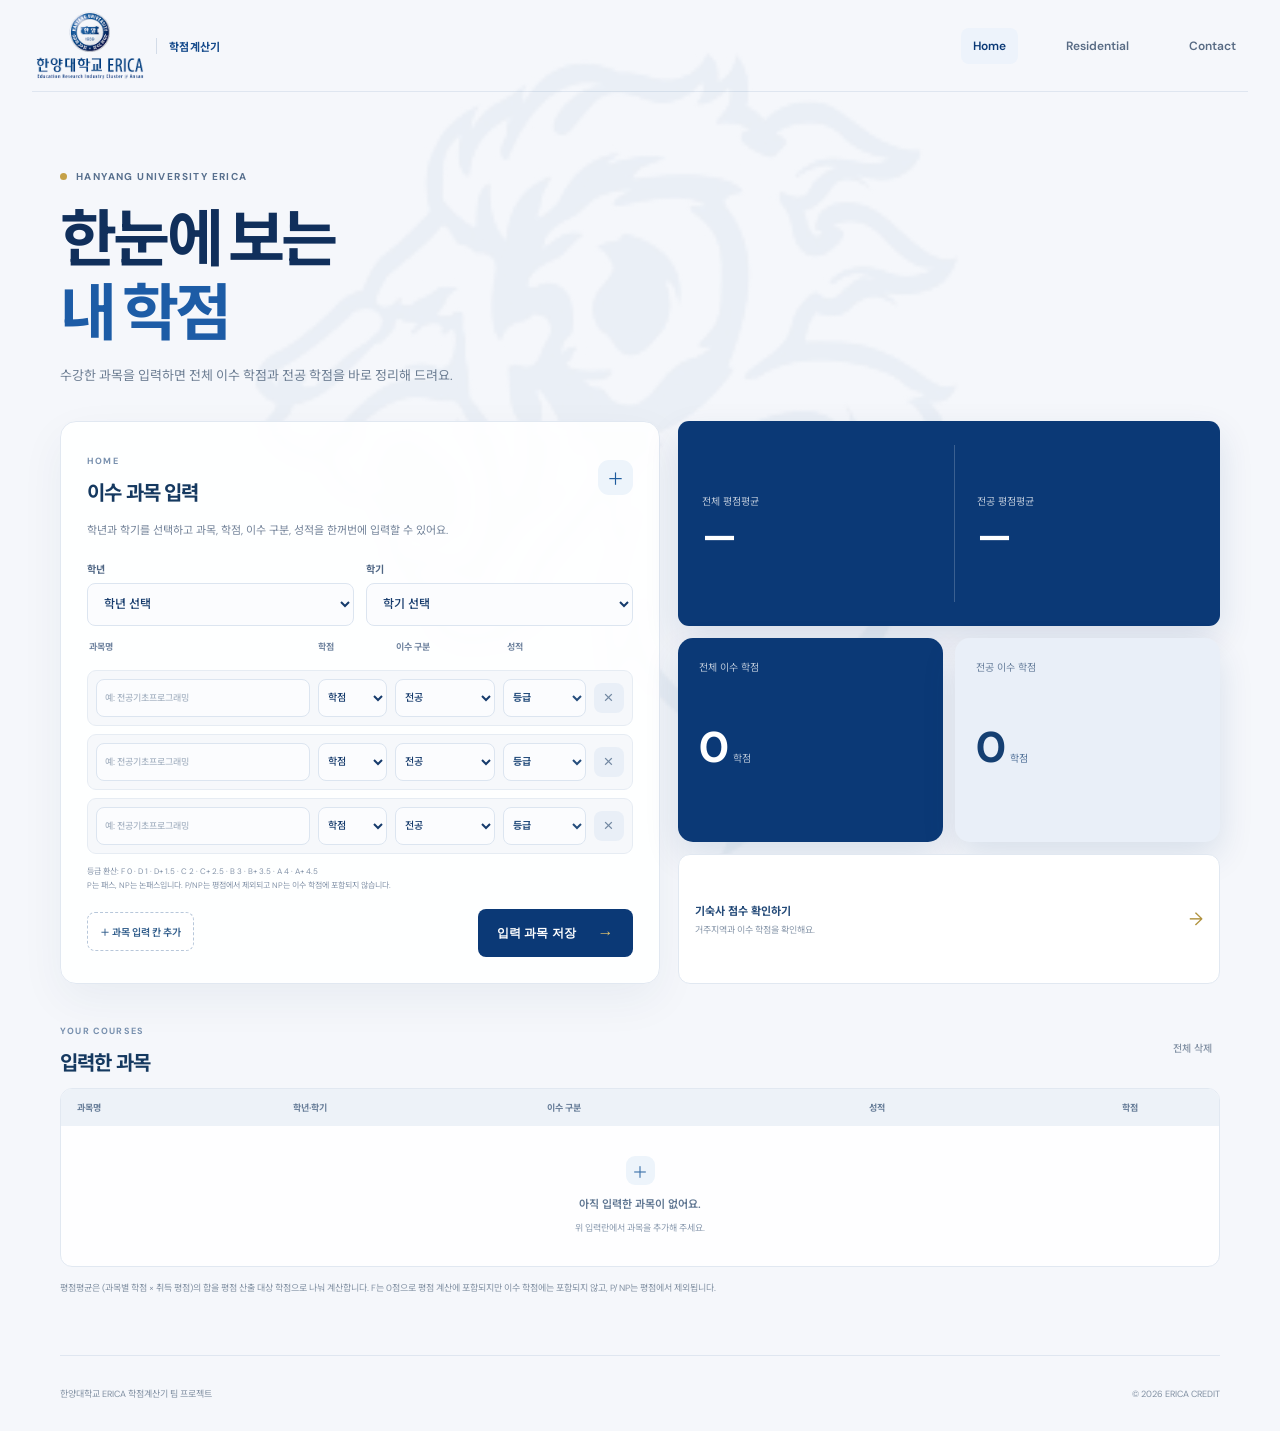
<file: index.html>
<!doctype html>
<html lang="ko">
<head>
  <meta charset="utf-8"><meta name="viewport" content="width=device-width, initial-scale=1">
  <meta name="theme-color" content="#f5f7fb"><meta name="description" content="한양대학교 ERICA 학생을 위한 학점 계산기">
  <title>Home · ERICA 학점계산기</title>
  <link rel="preconnect" href="https://fonts.googleapis.com"><link rel="preconnect" href="https://fonts.gstatic.com" crossorigin>
  <link href="https://fonts.googleapis.com/css2?family=DM+Sans:wght@400;500;600;700&family=Noto+Sans+KR:wght@400;500;600;700;800&display=swap" rel="stylesheet">
  <link rel="stylesheet" href="style.css"><script src="script.js" defer></script>
</head>
<body>
  <header class="site-header">
    <a class="brand" href="index.html" aria-label="ERICA 학점계산기 홈"><img class="brand-logo" src="erica-logo.png" alt="한양대학교 ERICA"><span class="brand-caption">학점계산기</span></a>
    <nav class="main-nav" aria-label="주요 메뉴"><a class="active" href="index.html" aria-current="page">Home</a><a href="Residential.html">Residential</a><a href="Contact.html">Contact</a></nav>
  </header>
  <main class="page-shell">
    <section class="page-hero section-shell reveal">
      <div class="eyebrow"><span class="eyebrow-dot"></span> HANYANG UNIVERSITY ERICA</div>
      <h1>한눈에 보는<br><span class="title-accent">내 학점</span></h1>
      <p>수강한 과목을 입력하면 전체 이수 학점과 전공 학점을 바로 정리해 드려요.</p>
    </section>
    <section class="section-shell workspace-grid">
      <div class="panel course-panel reveal">
        <div class="panel-heading"><div><span class="panel-kicker">HOME</span><h2>이수 과목 입력</h2></div><span class="panel-icon">＋</span></div>
        <p class="panel-description">학년과 학기를 선택하고 과목, 학점, 이수 구분, 성적을 한꺼번에 입력할 수 있어요.</p>
        <form id="course-form" class="course-form">
          <div class="form-row batch-term-row">
            <label>학년<select id="batch-year" required><option value="" selected disabled>학년 선택</option><option value="1">1학년</option><option value="2">2학년</option><option value="3">3학년</option><option value="4">4학년</option></select></label>
            <label>학기<select id="batch-term" required><option value="" selected disabled>학기 선택</option><option value="1">1학기</option><option value="2">2학기</option></select></label>
          </div>
          <div class="bulk-entry-head" aria-hidden="true"><span>과목명</span><span>학점</span><span>이수 구분</span><span>성적</span><span></span></div>
          <div id="course-entry-rows" class="course-entry-rows"></div>
          <p class="grade-scale-note">등급 환산: F 0 · D 1 · D+ 1.5 · C 2 · C+ 2.5 · B 3 · B+ 3.5 · A 4 · A+ 4.5<br>P는 패스, NP는 논패스입니다. P/NP는 평점에서 제외되고 NP는 이수 학점에 포함되지 않습니다.</p>
          <div class="entry-actions"><button id="add-course-row" class="add-entry-button" type="button">＋ 과목 입력 칸 추가</button><button class="button button-primary submit-button" type="submit">입력 과목 저장 <span>→</span></button></div>
        </form>
      </div>
      <aside class="summary-column reveal">
        <div class="gpa-summary"><div><span>전체 평점평균</span><strong id="overall-gpa">—</strong></div><div><span>전공 평점평균</span><strong id="major-gpa">—</strong></div></div>
        <div class="summary-card total-card"><div class="summary-label">전체 이수 학점</div><div class="summary-value"><strong id="total-credits">0</strong><span>학점</span></div><div class="summary-foot"></div></div>
        <div class="summary-card major-card"><div class="summary-label">전공 이수 학점</div><div class="summary-value"><strong id="major-credits">0</strong><span>학점</span></div><span></span></div>
        <a class="grad-link" href="Residential.html"><span><b>기숙사 점수 확인하기</b><small>거주지역과 이수 학점을 확인해요.</small></span><span class="link-arrow">→</span></a>
      </aside>
    </section>
    <section class="section-shell course-list-section reveal">
      <div class="list-heading"><div><span class="panel-kicker">YOUR COURSES</span><h2>입력한 과목</h2></div><button id="clear-courses" class="quiet-button" type="button">전체 삭제</button></div>
      <div class="course-table-wrap"><table class="course-table"><thead><tr><th scope="col">과목명</th><th scope="col">학년·학기</th><th scope="col">이수 구분</th><th scope="col">성적</th><th scope="col">학점</th><th scope="col"><span class="sr-only">삭제</span></th></tr></thead><tbody id="course-list"></tbody></table><div id="empty-state" class="empty-state"><span class="empty-mark">＋</span><p>아직 입력한 과목이 없어요.</p><span>위 입력란에서 과목을 추가해 주세요.</span></div></div>
    </section>
    <p class="section-shell data-note">평점평균은 (과목별 학점 × 취득 평점)의 합을 평점 산출 대상 학점으로 나눠 계산합니다. F는 0점으로 평점 계산에 포함되지만 이수 학점에는 포함되지 않고, P/NP는 평점에서 제외됩니다.</p>
  </main>
  <footer class="site-footer section-shell"><span>한양대학교 ERICA 학점계산기 팀 프로젝트</span><span>© 2026 ERICA CREDIT</span></footer>
</body>
</html>
</file>
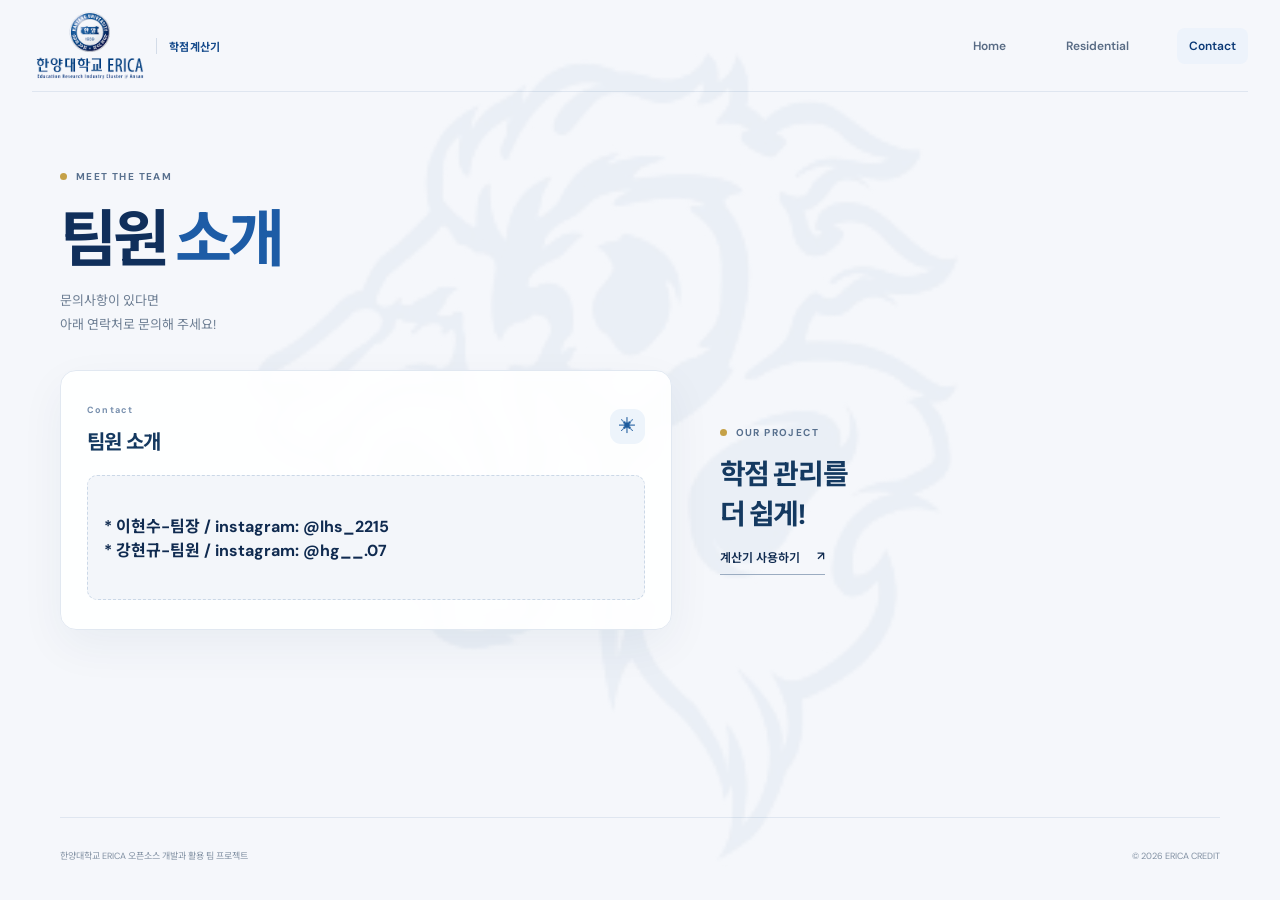
<file: Contact.html>
<!doctype html>
<html lang="ko">
<head>
  <meta charset="utf-8"><meta name="viewport" content="width=device-width, initial-scale=1">
  <meta name="theme-color" content="#f5f7fb"><meta name="description" content="ERICA 학점계산기 팀 프로젝트 소개">
  <title>Contact · ERICA 학점계산기</title>
  <link rel="preconnect" href="https://fonts.googleapis.com"><link rel="preconnect" href="https://fonts.gstatic.com" crossorigin>
  <link href="https://fonts.googleapis.com/css2?family=DM+Sans:wght@400;500;600;700&family=Noto+Sans+KR:wght@400;500;600;700;800&display=swap" rel="stylesheet">
  <link rel="stylesheet" href="style.css"><script src="script.js" defer></script>
</head>
<body>
  <header class="site-header"><a class="brand" href="index.html" aria-label="ERICA 학점계산기 홈"><img class="brand-logo" src="erica-logo.png" alt="한양대학교 ERICA"><span class="brand-caption">학점계산기</span></a><nav class="main-nav" aria-label="주요 메뉴"><a href="index.html">Home</a><a href="Residential.html">Residential</a><a class="active" href="Contact.html" aria-current="page">Contact</a></nav></header>
  <main class="page-shell">
    <section class="page-hero section-shell reveal"><div class="eyebrow"><span class="eyebrow-dot"></span> MEET THE TEAM</div><h1>팀원 <span class="title-accent">소개</span></h1><p>문의사항이 있다면<br>아래 연락처로 문의해 주세요!</p></section>
    <section class="section-shell contact-content reveal"><div class="panel contact-panel"><div class="panel-heading"><div><span class="panel-kicker">Contact</span><h2>팀원 소개</h2></div><span class="panel-icon">✳</span></div><p class="panel-description"></p><div class="contact-placeholder"></span><h4>* 이현수-팀장 / <span>instagram: @lhs_2215 <div>* 강현규-팀원 / <span> instagram: @hg__.07 </span></div></div></h4></span></div></div><div class="contact-side"><div class="eyebrow"><span class="eyebrow-dot"></span> OUR PROJECT</div><h2>학점 관리를<br>더 쉽게!</h2><a class="inline-link" href="index.html">계산기 사용하기 <span>↗</span></a></div></section>
  </main>
  <footer class="site-footer section-shell"><span>한양대학교 ERICA 오픈소스 개발과 활용 팀 프로젝트</span><span>© 2026 ERICA CREDIT</span></footer>
</body>
</html>
</file>
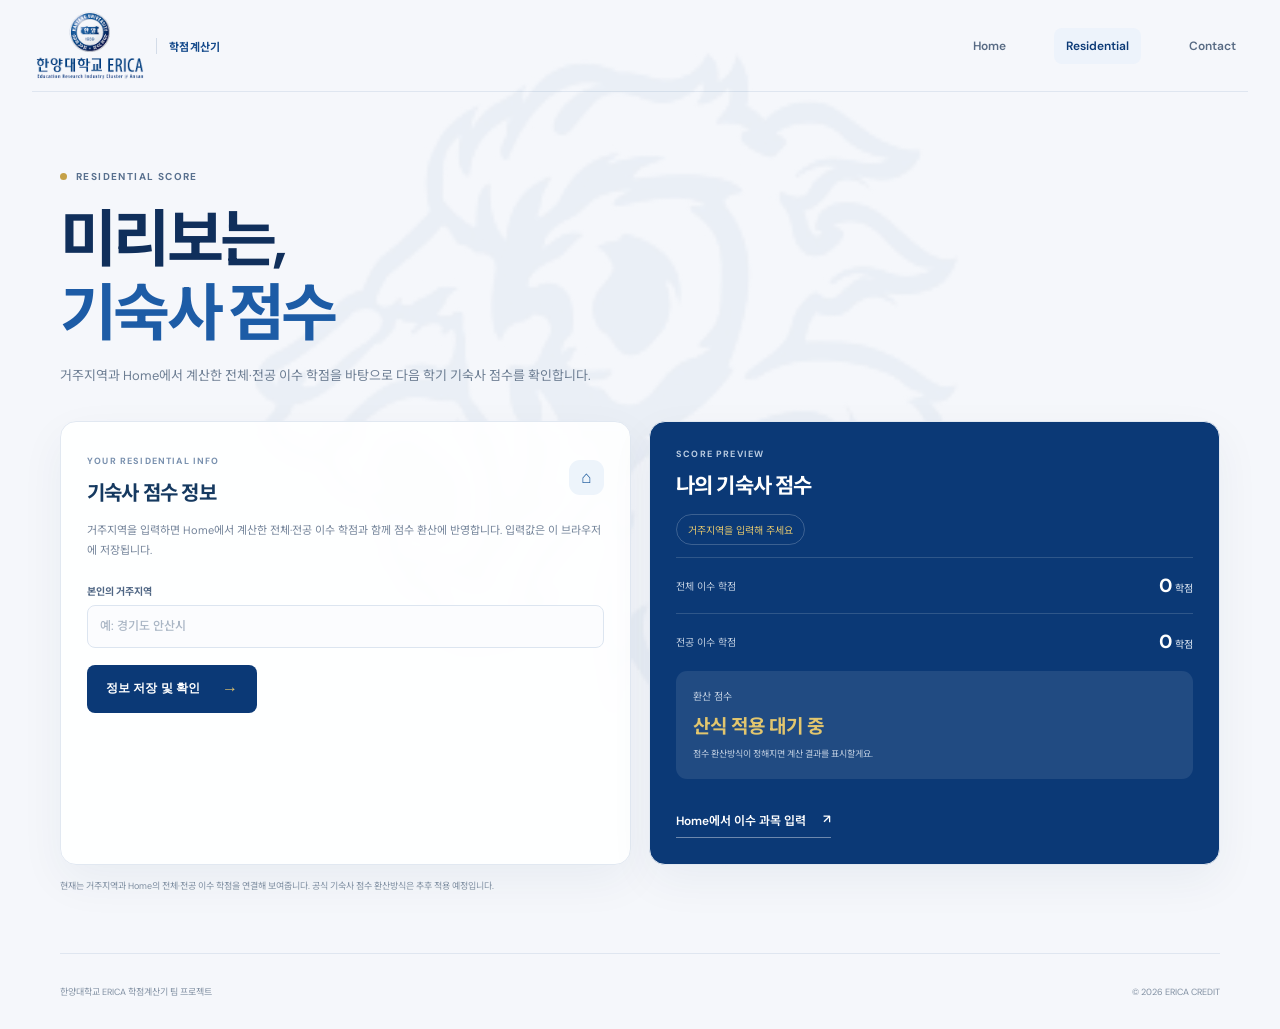
<file: Residential.html>
<!doctype html>
<html lang="ko">
<head>
  <meta charset="utf-8"><meta name="viewport" content="width=device-width, initial-scale=1">
  <meta name="theme-color" content="#f5f7fb"><meta name="description" content="거주지역과 직전 학기 성적을 바탕으로 기숙사 점수 환산을 준비합니다">
  <title>Residential · ERICA 학점계산기</title>
  <link rel="preconnect" href="https://fonts.googleapis.com"><link rel="preconnect" href="https://fonts.gstatic.com" crossorigin>
  <link href="https://fonts.googleapis.com/css2?family=DM+Sans:wght@400;500;600;700&family=Noto+Sans+KR:wght@400;500;600;700;800&display=swap" rel="stylesheet">
  <link rel="stylesheet" href="style.css"><script src="script.js" defer></script>
</head>
<body>
  <header class="site-header"><a class="brand" href="index.html" aria-label="ERICA 학점계산기 홈"><img class="brand-logo" src="erica-logo.png" alt="한양대학교 ERICA"><span class="brand-caption">학점계산기</span></a><nav class="main-nav" aria-label="주요 메뉴"><a href="index.html">Home</a><a class="active" href="Residential.html" aria-current="page">Residential</a><a href="Contact.html">Contact</a></nav></header>
  <main class="page-shell">
    <section class="page-hero section-shell reveal"><div class="eyebrow"><span class="eyebrow-dot"></span> RESIDENTIAL SCORE</div><h1>미리보는,<br><span class="title-accent">기숙사 점수</span></h1><p>거주지역과 Home에서 계산한 전체·전공 이수 학점을 바탕으로 다음 학기 기숙사 점수를 확인합니다.</p></section>
    <section class="section-shell residential-layout">
      <div class="panel residential-form-panel reveal"><div class="panel-heading"><div><span class="panel-kicker">YOUR RESIDENTIAL INFO</span><h2>기숙사 점수 정보</h2></div><span class="panel-icon">⌂</span></div><p class="panel-description">거주지역을 입력하면 Home에서 계산한 전체·전공 이수 학점과 함께 점수 환산에 반영합니다. 입력값은 이 브라우저에 저장됩니다.</p>
        <form id="residence-form" class="course-form"><label>본인의 거주지역<input id="residence-area" name="area" type="text" maxlength="80" placeholder="예: 경기도 안산시" required></label><button class="button button-primary submit-button" type="submit">정보 저장 및 확인 <span>→</span></button></form>
      </div>
      <aside class="panel residence-result reveal"><span class="panel-kicker">SCORE PREVIEW</span><h2>나의 기숙사 점수</h2><div class="residence-chip" id="residence-result-area">거주지역을 입력해 주세요</div><div class="residence-metric"><span>전체 이수 학점</span><strong><b id="residence-total">0</b><small> 학점</small></strong></div><div class="residence-metric"><span>전공 이수 학점</span><strong><b id="residence-major">0</b><small> 학점</small></strong></div><div class="dorm-score"><span>환산 점수</span><strong id="dorm-score">산식 적용 대기 중</strong><p id="dorm-message">점수 환산방식이 정해지면 계산 결과를 표시할게요.</p></div><a class="inline-link" href="index.html">Home에서 이수 과목 입력 <span>↗</span></a></aside>
    </section>
    <p class="section-shell data-note">현재는 거주지역과 Home의 전체·전공 이수 학점을 연결해 보여줍니다. 공식 기숙사 점수 환산방식은 추후 적용 예정입니다.</p>
  </main>
  <footer class="site-footer section-shell"><span>한양대학교 ERICA 학점계산기 팀 프로젝트</span><span>© 2026 ERICA CREDIT</span></footer>
</body>
</html>
</file>
<file: style.css>
:root{--paper:#f6f7f4;--ink:#18231d;--muted:#77817b;--green:#a9e47c;--deep:#19372c;--line:#e2e7e0;--lav:#d9d4ff}*{box-sizing:border-box}html{scroll-behavior:smooth;scroll-padding-top:90px}body{margin:0;background:var(--paper);color:var(--ink);font-family:"DM Sans","Noto Sans KR",sans-serif;-webkit-font-smoothing:antialiased}a{color:inherit;text-decoration:none}.section-shell{width:min(1160px,calc(100% - 64px));margin-inline:auto}.site-header{height:82px;width:min(1280px,calc(100% - 64px));margin:auto;display:flex;align-items:center;justify-content:space-between;border-bottom:1px solid rgba(24,35,29,.08)}.brand{display:flex;align-items:center;gap:10px;font-weight:700;font-size:14px;letter-spacing:.02em}.brand-mark{width:31px;height:31px;display:grid;place-items:center;border-radius:10px;background:var(--deep);color:var(--green);font-size:17px;font-weight:700}.brand-light{font-weight:500;color:#728078}.main-nav{display:flex;align-items:center;gap:36px;font-size:12px;color:#5e6962}.main-nav a{transition:color .2s}.main-nav a:hover,.text-link:hover,.inline-link:hover{color:#51843e}.nav-cta{padding:11px 16px;border:1px solid #dce2db;border-radius:8px;color:var(--ink)!important}.nav-cta span{margin-left:9px}.hero{position:relative;min-height:650px;padding-top:118px;padding-bottom:115px;display:grid;grid-template-columns:1fr 1fr;align-items:center;gap:35px}.eyebrow{display:flex;align-items:center;gap:9px;font-size:10px;letter-spacing:.14em;font-weight:700;color:#758078}.eyebrow-dot{width:7px;height:7px;background:#7ebc5b;border-radius:50%}.hero h1{font-size:clamp(52px,6vw,76px);line-height:1.15;letter-spacing:-.065em;margin:25px 0 20px;font-weight:700}.title-accent{color:#8cb867}.hero-description{font-size:14px;line-height:1.9;color:#707b74}.hero-actions{display:flex;align-items:center;gap:24px;margin-top:30px}.button{height:48px;padding:0 19px;display:inline-flex;align-items:center;gap:22px;border-radius:8px;font-size:12px;font-weight:600;transition:transform .2s,background .2s}.button:hover{transform:translateY(-2px)}.button-primary{background:var(--deep);color:#fff}.button-primary span{color:var(--green);font-size:16px}.text-link,.inline-link{font-size:12px;font-weight:600}.text-link span{margin-left:7px}.hero-note{display:flex;align-items:center;gap:9px;color:#87918a;font-size:10px;margin-top:50px}.note-icon{font-size:17px;color:#91bd70}.hero-visual{height:420px;position:relative;display:grid;place-items:center}.visual-orbit{position:absolute;border:1px solid #e6e9e2;border-radius:50%;width:440px;height:440px}.orbit-two{width:360px;height:360px;border-style:dashed;opacity:.8}.dashboard-card{position:relative;z-index:1;width:min(385px,90%);background:white;border:1px solid #edf0ec;border-radius:16px;padding:27px 27px 0;box-shadow:0 20px 60px rgba(33,57,43,.08)}.dashboard-top{display:flex;justify-content:space-between;align-items:flex-start}.card-kicker{font-size:8px;letter-spacing:.12em;color:#89938d;font-weight:700}.dashboard-top h2{font-size:16px;margin:9px 0 0;letter-spacing:-.04em}.status-pill{background:#f1f7ed;border-radius:20px;padding:7px 9px;font-size:8px;color:#647c59}.status-pill i{display:inline-block;width:5px;height:5px;background:#7fbd58;border-radius:50%;margin-right:4px;vertical-align:1px}.semester-label{font-size:9px;color:#9aa29d;margin:19px 0 13px}.credit-row{display:flex;justify-content:space-between;align-items:center}.credit-name{display:block;color:#79847c;font-size:10px;margin-bottom:6px}.credit-row strong{font-size:28px;letter-spacing:-.06em}.credit-row strong span{font-size:12px;color:#a2aaa4;font-weight:500;letter-spacing:0}.credit-icon{display:grid;place-items:center;width:30px;height:30px;border-radius:9px;font-size:14px}.total-icon{background:#eef7e9;color:#63974c}.major-icon{background:#f2efff;color:#8b7bca}.progress-track{height:5px;background:#edf0eb;border-radius:9px;margin:12px 0 22px;overflow:hidden}.progress-track>span{height:100%;display:block;border-radius:9px}.progress-total{width:55%;background:#a6d87d}.major-row strong{font-size:25px}.major-track{margin-bottom:23px}.progress-major{width:60%;background:#bcb0f1}.dashboard-footer{margin-inline:-27px;padding:16px 27px;border-top:1px solid #f0f2ef;display:flex;align-items:center;gap:8px;color:#89918c;font-size:9px}.footer-check{width:15px;height:15px;display:grid;place-items:center;background:#edf7e8;border-radius:50%;color:#64934d;font-size:9px}.footer-arrow{margin-left:auto;color:#9ba59d}.floating-chip{position:absolute;z-index:2;display:flex;align-items:center;gap:8px;padding:10px 13px;background:#fff;border:1px solid #edf0ec;border-radius:10px;font-size:10px;font-weight:600;box-shadow:0 9px 25px rgba(33,57,43,.07);animation:float 4s ease-in-out infinite}.chip-top{top:67px;right:0}.chip-bottom{left:4px;bottom:69px;animation-delay:-2s}.chip-symbol{font-size:15px;color:#84b965}.chip-purple{color:#9789d6}.scroll-cue{position:absolute;bottom:30px;left:0;display:flex;align-items:center;gap:10px;font-size:8px;letter-spacing:.13em;color:#9aa39c}.scroll-cue span{height:27px;width:17px;border:1px solid #cbd2ca;border-radius:12px;position:relative}.scroll-cue span:after{content:"";position:absolute;width:2px;height:5px;left:6px;top:5px;border-radius:2px;background:#7e8a80;animation:scroll 1.5s infinite}.intro-section{background:#eef1eb;padding:100px 0 80px}.intro-grid{display:grid;grid-template-columns:1.2fr .8fr;gap:80px;align-items:end}.section-heading h2,.features-heading h2{font-size:35px;line-height:1.4;letter-spacing:-.055em;margin:20px 0 0}.muted-title{color:#8c978f}.intro-text p{font-size:13px;line-height:2;color:#68736c;margin:0 0 20px}.inline-link{display:inline-flex;gap:17px;border-bottom:1px solid #acb7ad;padding-bottom:8px}.stat-strip{margin-top:76px;padding-top:23px;border-top:1px solid #dce2db;display:grid;grid-template-columns:1.2fr 1fr 1fr 1fr;align-items:center}.stat-label{font-size:9px;letter-spacing:.12em;color:#879289;font-weight:700}.stat-item{display:flex;align-items:center;gap:13px}.stat-item strong{color:#91b873;font-size:12px}.stat-item span{font-size:11px;color:#5f6a63}.features-section{padding-top:115px;padding-bottom:112px}.features-heading{display:flex;justify-content:space-between;align-items:end;margin-bottom:38px}.features-heading h2{font-size:38px;line-height:1.25}.features-heading>p{font-size:12px;line-height:1.9;color:#7d8880;margin:0 0 5px}.feature-grid{display:grid;grid-template-columns:repeat(3,1fr);gap:14px}.feature-card{min-height:365px;border-radius:13px;padding:24px;position:relative;overflow:hidden}.feature-dark{background:#203c31;color:white}.feature-light{background:#f0eef9}.feature-green{background:#dceccc}.feature-topline{display:flex;justify-content:space-between;font-size:8px;letter-spacing:.12em;font-weight:700;opacity:.62}.feature-arrow{font-size:14px}.feature-icon{width:39px;height:39px;border-radius:12px;display:grid;place-items:center;margin-top:29px;font-size:19px}.icon-lime{background:#d1f1b9;color:#426336}.icon-lavender{background:#ded9ff;color:#7667b5}.icon-white{background:#eff9e8;color:#6a9655}.feature-card h3{font-size:21px;line-height:1.48;letter-spacing:-.04em;margin:17px 0 11px}.feature-card p{font-size:10px;line-height:1.9;max-width:280px;margin:0;color:inherit;opacity:.72}.mini-bars{margin-top:20px;padding-top:13px;border-top:1px solid rgba(255,255,255,.14)}.mini-bars>div{display:grid;grid-template-columns:32px 1fr 45px;gap:8px;align-items:center;margin:9px 0;font-size:8px;color:rgba(255,255,255,.65)}.mini-bars i{height:4px;background:rgba(255,255,255,.16);border-radius:8px}.mini-bars i b{display:block;height:100%;border-radius:8px;background:#b7e78f}.mini-bars em{font-style:normal;text-align:right}.requirement-preview{position:absolute;left:24px;right:24px;bottom:23px;padding:12px;background:#fff;border:1px solid #e8e4f3;border-radius:9px;display:flex;align-items:center;gap:9px;font-size:9px;color:#60666a}.check-circle{width:17px;height:17px;background:#edf7e8;color:#679b51;border-radius:50%;display:grid;place-items:center;font-size:10px}.preview-arrow{margin-left:auto;color:#9390aa}.campus-stamp{position:absolute;right:22px;bottom:14px;font-size:9px;line-height:1.3;letter-spacing:.16em;text-align:right;color:#648550;opacity:.55}.campus-stamp b{font-size:21px;letter-spacing:.04em}.prototype-note{text-align:right;color:#9aa29c;font-size:9px;margin:17px 0 0}.closing-section{background:var(--deep);color:white;text-align:center;overflow:hidden;position:relative}.closing-inner{padding-top:92px;padding-bottom:91px;position:relative}.closing-mark{position:absolute;left:50%;top:20px;transform:translateX(-50%);font-size:250px;line-height:1;font-weight:700;color:rgba(255,255,255,.025);pointer-events:none}.closing-inner .eyebrow{justify-content:center;color:#a8b8ae}.closing-inner .eyebrow-dot{background:var(--green)}.closing-inner h2{font-size:39px;line-height:1.35;letter-spacing:-.055em;margin:22px 0 14px;position:relative}.closing-inner h2 span{color:#b5e38f}.closing-inner p{font-size:12px;line-height:1.9;color:#b4c1b8;margin:0 0 23px}.button-light{background:#c4eba6;color:#24402e}.button-light span{font-size:16px}.site-footer{min-height:83px;display:flex;align-items:center;justify-content:space-between;color:#89938c;font-size:9px}.footer-brand{color:var(--ink);font-size:12px}.footer-brand .brand-mark{width:26px;height:26px;font-size:14px;border-radius:8px}.footer-year{letter-spacing:.1em;font-size:8px}.reveal{opacity:0;transform:translateY(20px);transition:opacity .7s ease,transform .7s cubic-bezier(.2,.7,.2,1)}.reveal.is-visible{opacity:1;transform:translateY(0)}@keyframes float{0%,100%{transform:translateY(0)}50%{transform:translateY(-8px)}}@keyframes scroll{0%{transform:translateY(0);opacity:1}100%{transform:translateY(8px);opacity:0}}@media(max-width:850px){.hero{gap:15px;padding-top:90px;min-height:610px}.hero h1{font-size:57px}.hero-visual{transform:scale(.9)}.section-heading h2{font-size:30px}.intro-grid{gap:40px}.feature-card{padding:19px;min-height:380px}.feature-card h3{font-size:18px}.requirement-preview{left:19px;right:19px}.features-heading>p br{display:none}}@media(max-width:650px){.section-shell,.site-header{width:calc(100% - 40px)}.site-header{height:70px}.main-nav{gap:16px}.main-nav>a:not(.nav-cta){display:none}.nav-cta{padding:9px 12px}.hero{display:flex;flex-direction:column;align-items:flex-start;padding-top:76px;padding-bottom:90px;gap:24px}.hero h1{font-size:56px;margin-top:21px}.hero-description{font-size:12px}.hero-note{margin-top:30px}.hero-visual{width:100%;height:370px;transform:none;align-self:center}.dashboard-card{width:min(370px,93%)}.visual-orbit{width:350px;height:350px}.orbit-two{width:290px;height:290px}.chip-top{right:0;top:26px}.chip-bottom{left:0;bottom:27px}.scroll-cue{bottom:20px}.intro-section{padding:76px 0 58px}.intro-grid{grid-template-columns:1fr;gap:22px}.section-heading h2{font-size:29px}.intro-text p{font-size:12px}.stat-strip{margin-top:48px;grid-template-columns:1fr 1fr;gap:19px}.stat-label{grid-column:1/-1}.stat-item{gap:9px}.features-section{padding-top:78px;padding-bottom:75px}.features-heading{display:block;margin-bottom:27px}.features-heading h2{font-size:34px}.features-heading>p{margin-top:15px;font-size:11px}.feature-grid{grid-template-columns:1fr;gap:12px}.feature-card{min-height:340px;padding:23px}.feature-card h3{font-size:21px}.feature-card p{max-width:310px;font-size:11px}.requirement-preview{left:23px;right:23px}.mini-bars{max-width:320px}.prototype-note{text-align:left;line-height:1.7}.closing-inner{padding-top:75px;padding-bottom:75px}.closing-inner h2{font-size:32px}.closing-mark{font-size:200px}.site-footer{padding-block:20px;min-height:94px;display:grid;grid-template-columns:1fr auto;gap:12px}.site-footer>span:nth-child(2){grid-column:1/-1;grid-row:2}.footer-year{grid-column:2;grid-row:1}}@media(prefers-reduced-motion:reduce){*,*::before,*::after{scroll-behavior:auto!important;animation-duration:.01ms!important;animation-iteration-count:1!important;transition-duration:.01ms!important}.reveal{opacity:1;transform:none}}

/* ERICA identity refresh: navy, royal blue and the crest's restrained gold. */
:root{--paper:#f5f7fb;--ink:#102b50;--muted:#65758b;--green:#d6b45e;--deep:#082e68;--line:#dce4ef;--lav:#e2eaf6}
body{background:var(--paper);color:#102b50}
.site-header{height:92px;border-bottom-color:#dfe6f0}
.brand{gap:8px}.brand-logo{display:block;width:116px;height:77px;object-fit:contain}.brand-caption{font-size:11px;font-weight:700;color:#164b8c;border-left:1px solid #d3dce8;padding-left:12px;white-space:nowrap}
.main-nav{color:#586b84}.main-nav a:hover,.text-link:hover,.inline-link:hover{color:#1759a4}.nav-cta{border-color:#cbd8e8;color:#123c70!important;background:#fff}
.hero{min-height:680px}.hero:before{content:"";position:absolute;z-index:-1;right:-9vw;top:30px;width:590px;height:590px;border-radius:50%;background:radial-gradient(circle,rgba(216,229,246,.62),rgba(245,247,251,0) 69%)}
.eyebrow{color:#58708e}.eyebrow-dot{background:#c5a147}.title-accent{color:#1d5ca6}.button-primary{background:#0b3976}.button-primary span{color:#e1c36e}.hero-note{color:#74839a}.note-icon{color:#b39446}
.visual-orbit{border-color:#dce5f1}.dashboard-card{border-color:#e2e9f2;box-shadow:0 24px 65px rgba(13,48,94,.11)}.card-kicker{color:#778ba5}.dashboard-top h2{color:#102f5b}.status-pill{background:#edf3fb;color:#42648f}.status-pill i{background:#c4a14e}.semester-label{color:#8292a6}.credit-name{color:#647a97}.credit-row strong{color:#123e78}.credit-row strong span{color:#92a0b2}.total-icon{background:#edf4fc;color:#1c5ca4}.major-icon{background:#f8f2df;color:#9c7a25}.progress-track{background:#e9eef5}.progress-total{background:#2868ae}.progress-major{background:#c7a84f}.dashboard-footer{border-top-color:#e8edf4;color:#75849a}.footer-check{background:#eef4fb;color:#235c9a}.floating-chip{border-color:#e2e9f2;color:#254d7d;box-shadow:0 10px 26px rgba(13,48,94,.09)}.chip-symbol{color:#2868ae}.chip-purple{color:#b08f38}.scroll-cue{color:#8695aa}.scroll-cue span{border-color:#bfcbd9}.scroll-cue span:after{background:#315f98}
.intro-section{background:#eaf0f7}.section-heading h2,.features-heading h2{color:#102f5b}.muted-title{color:#71839a}.intro-text p{color:#5f7189}.inline-link{border-color:#9bacc1}.stat-strip{border-color:#d3deeb}.stat-label{color:#778ba4}.stat-item strong{color:#b18e37}.stat-item span{color:#4f6684}
.feature-dark{background:#0b3976}.feature-light{background:#e9eef7}.feature-green{background:#dce7f4}.feature-topline{color:inherit}.icon-lime{background:#f3e9c9;color:#84691e}.icon-lavender{background:#d8e4f4;color:#285b95}.icon-white{background:#fff;color:#205692}.feature-card h3{color:inherit}.feature-card p{color:inherit}.mini-bars{border-color:rgba(255,255,255,.16)}.mini-bars i{background:rgba(255,255,255,.18)}.mini-bars i b{background:#d7ba69}.requirement-preview{border-color:#dbe4f0;color:#37577d}.check-circle{background:#edf4fb;color:#2864a3}.preview-arrow{color:#8193aa}.campus-stamp{color:#385f8d}.prototype-note{color:#7d8ca1}
.closing-section{background:#082e68}.closing-mark{color:rgba(255,255,255,.045);letter-spacing:.04em}.closing-inner .eyebrow{color:#b8c9df}.closing-inner .eyebrow-dot{background:#d4b65d}.closing-inner h2 span{color:#e1c56f}.closing-inner p{color:#c2d0e2}.button-light{background:#dfc56e;color:#123768}.site-footer{color:#7789a0}.footer-brand{color:#123c70}
@media(max-width:650px){.site-header{height:78px}.brand-logo{width:90px;height:60px}.brand-caption{font-size:10px;padding-left:9px}.hero:before{width:380px;height:380px;top:140px;right:-45vw}.site-footer{color:#7789a0}}
.hero:after{content:"";position:absolute;z-index:0;right:-32px;top:50%;width:min(37vw,410px);aspect-ratio:1;transform:translateY(-50%);background:url("erica-emblem.png") center/contain no-repeat;opacity:.055;pointer-events:none}
.hero-copy,.hero-visual,.scroll-cue{position:relative;z-index:1}
@media(max-width:650px){.hero:after{width:70vw;right:-12vw;top:56%;opacity:.045}}

/* Three-page calculator layout */
.main-nav a{padding:10px 12px;border-radius:8px;color:#586b84;font-weight:600}.main-nav a:hover,.main-nav a.active{color:#0b3976;background:#edf3fb}
.page-shell{position:relative;isolation:isolate;min-height:calc(100vh - 175px);padding:1px 0 52px;overflow:hidden}
.page-shell:before{content:"";position:fixed;z-index:-1;inset:0;background-image:url("erica-emblem.png");background-position:center center;background-repeat:no-repeat;background-size:min(96vh,96vw) min(96vh,96vw);opacity:.045;pointer-events:none}
.page-hero{padding-top:77px;padding-bottom:34px}.page-hero h1{font-size:clamp(42px,5vw,62px);line-height:1.2;letter-spacing:-.06em;color:#102f5b;margin:20px 0 12px}.page-hero>p{font-size:13px;line-height:1.8;color:#6d7e93;margin:0}.workspace-grid{display:grid;grid-template-columns:1.05fr .95fr;gap:18px;align-items:stretch}
.panel{background:rgba(255,255,255,.9);border:1px solid #e1e8f1;border-radius:16px;padding:26px;box-shadow:0 16px 45px rgba(13,48,94,.055);backdrop-filter:blur(6px)}.panel-heading,.list-heading{display:flex;justify-content:space-between;align-items:center}.panel-kicker{font-size:9px;letter-spacing:.13em;font-weight:700;color:#7890ae}.panel-heading h2,.list-heading h2{font-size:20px;letter-spacing:-.04em;color:#153960;margin:8px 0 0}.panel-icon{width:35px;height:35px;border-radius:11px;display:grid;place-items:center;background:#edf4fb;color:#1d5b9d;font-size:17px}.panel-description{font-size:11px;line-height:1.8;color:#74849a;margin:15px 0 20px}
.course-form{display:grid;gap:14px}.course-form label{display:grid;gap:7px;font-size:10px;font-weight:700;color:#4f6684}.course-form input,.course-form select{width:100%;height:43px;border:1px solid #dce5f0;border-radius:8px;background:#fbfcfe;padding:0 12px;color:#163b6c;font:500 12px "DM Sans","Noto Sans KR",sans-serif;outline:none;transition:border-color .2s,box-shadow .2s}.course-form input:focus,.course-form select:focus{border-color:#4d7eb2;box-shadow:0 0 0 3px rgba(43,99,158,.1)}.course-form input::placeholder{color:#aab6c5}.form-row{display:grid;grid-template-columns:1fr 1fr;gap:12px}.submit-button{width:max-content;margin-top:3px;border:0;cursor:pointer}.summary-column{display:grid;grid-template-columns:1fr 1fr;grid-template-rows:1fr auto;gap:12px}.summary-card{background:#0b3976;color:#fff;border-radius:15px;padding:21px;min-height:148px;display:flex;flex-direction:column;justify-content:space-between;box-shadow:0 14px 35px rgba(11,57,118,.12)}.major-card{background:#e9eff8;color:#153f72}.summary-label{font-size:10px;color:rgba(255,255,255,.72)}.major-card .summary-label{color:#687f9c}.summary-value{display:flex;align-items:baseline;gap:7px}.summary-value strong{font-size:43px;line-height:1;letter-spacing:-.06em}.summary-value span{font-size:10px;opacity:.7}.summary-foot{display:flex;align-items:center;justify-content:space-between;font-size:9px;color:rgba(255,255,255,.64)}.major-card .summary-foot{color:#7185a0}.summary-glyph{font-size:17px;color:#e2c66e}.grad-link{grid-column:1/-1;min-height:73px;background:#fff;border:1px solid #e1e8f1;border-radius:12px;padding:14px 16px;display:flex;justify-content:space-between;align-items:center;transition:transform .2s,border-color .2s}.grad-link:hover{transform:translateY(-2px);border-color:#9bb2cf}.grad-link b,.grad-link small{display:block}.grad-link b{font-size:11px;color:#244a78}.grad-link small{font-size:9px;color:#8796a9;margin-top:5px}.link-arrow{font-size:18px;color:#b0923e}
.course-list-section{margin-top:34px}.list-heading{margin-bottom:12px}.quiet-button{border:0;background:transparent;color:#8291a4;font:500 10px "DM Sans","Noto Sans KR",sans-serif;cursor:pointer;padding:8px}.quiet-button:hover,.remove-course:hover{color:#1c5b9d}.course-table-wrap{background:rgba(255,255,255,.83);border:1px solid #e1e8f1;border-radius:12px;overflow:hidden}.course-table{width:100%;border-collapse:collapse;text-align:left}.course-table th{background:#edf2f8;color:#687e99;font-size:9px;font-weight:700;padding:12px 16px}.course-table td{border-top:1px solid #edf1f6;padding:13px 16px;color:#3e5776;font-size:11px}.course-table td:first-child{font-weight:600;color:#214976}.course-table th:nth-child(3),.course-table td:nth-child(3){text-align:right}.course-table th:last-child,.course-table td:last-child{text-align:right;width:65px}.category-tag{display:inline-block;padding:5px 8px;border-radius:20px;background:#edf4fb;color:#2863a2;font-size:9px}.category-general{background:#f7f0db;color:#94751e}.category-other{background:#eef0f3;color:#758293}.remove-course{border:0;background:none;color:#9aa7b7;font:500 9px "DM Sans","Noto Sans KR",sans-serif;cursor:pointer}.empty-state{padding:30px;text-align:center;color:#8a9aaf}.empty-state[hidden]{display:none}.empty-mark{display:grid;place-items:center;margin:auto;width:29px;height:29px;border-radius:9px;background:#edf4fb;color:#3970a9;font-size:16px}.empty-state p{font-size:11px;font-weight:600;margin:10px 0 4px;color:#5e7591}.empty-state>span:last-child{font-size:9px}.data-note{font-size:9px;color:#8291a3;margin-top:14px}
.grad-layout{display:grid;grid-template-columns:1.05fr .95fr;gap:18px;align-items:stretch}.grad-panel .course-form{margin-top:22px}.grad-result{background:#0b3976;color:#fff;display:flex;flex-direction:column;min-height:100%}.grad-result .panel-kicker{color:#b9cbe1}.grad-result h2{font-size:21px;margin:9px 0 12px;letter-spacing:-.04em}.result-college{display:inline-flex;align-self:flex-start;border:1px solid rgba(255,255,255,.2);border-radius:30px;padding:7px 11px;color:#e2c66e;font-size:10px;margin-bottom:14px}.result-line{padding:16px 0;border-top:1px solid rgba(255,255,255,.15);display:grid;grid-template-columns:1fr auto;gap:9px}.result-line>span{font-size:10px;color:#c2d0e2}.result-line strong{font-size:18px;color:#fff;white-space:nowrap}.result-line strong small{font-size:10px;font-weight:500;color:#c2d0e2}.result-line strong i{font-style:normal}.result-line em{grid-column:1/-1;font-size:10px;font-style:normal;color:#e2c66e}.grad-result .inline-link{margin-top:auto;align-self:flex-start;border-color:rgba(255,255,255,.4);color:white;padding-top:15px}.grad-result .inline-link:hover{color:#e2c66e}
.contact-content{display:grid;grid-template-columns:1.1fr .9fr;gap:48px;align-items:center;padding-bottom:80px}.contact-panel{min-height:260px}.contact-placeholder{display:flex;align-items:center;gap:13px;padding:16px;background:#f3f6fa;border:1px dashed #cbd8e7;border-radius:10px}.placeholder-mark{display:grid;place-items:center;width:34px;height:34px;border-radius:10px;background:#fff;color:#4778ac;font-size:17px}.contact-placeholder b{font-size:11px;color:#31567f}.contact-placeholder p{margin:5px 0 0;font-size:9px;color:#8594a8}.contact-side h2{font-size:28px;line-height:1.45;letter-spacing:-.05em;color:#143960;margin:16px 0 10px}.contact-side>p{font-size:11px;line-height:1.9;color:#718198;margin:0 0 19px}.sr-only{position:absolute;width:1px;height:1px;padding:0;margin:-1px;overflow:hidden;clip:rect(0,0,0,0);white-space:nowrap;border:0}
.site-footer{min-height:76px;border-top:1px solid #dfe6f0}.site-footer>span{font-size:9px;color:#8291a3}
@media(max-width:750px){.workspace-grid,.grad-layout{grid-template-columns:1fr}.page-hero{padding-top:58px}.summary-column{min-height:165px}.contact-content{grid-template-columns:1fr;gap:25px}.contact-side{padding:5px 4px}.panel{padding:22px}}
@media(max-width:520px){.section-shell,.site-header{width:calc(100% - 36px)}.site-header{height:74px}.brand-logo{width:82px;height:55px}.brand-caption{font-size:9px;padding-left:7px}.main-nav{gap:2px}.main-nav a{padding:8px 9px;font-size:10px}.page-shell{min-height:calc(100vh - 150px);padding-bottom:35px}.page-shell:before{background-size:min(100vw,75vh) min(100vw,75vh);background-position:center 34%}.page-hero{padding-top:47px;padding-bottom:25px}.page-hero h1{font-size:39px}.page-hero>p{font-size:11px}.panel{padding:19px}.summary-card{padding:16px;min-height:132px}.summary-value strong{font-size:36px}.course-table th,.course-table td{padding:11px 9px}.course-table td,.course-table th{font-size:9px}.site-footer{min-height:70px;gap:12px}.site-footer>span{font-size:8px}.contact-content{padding-bottom:50px}}

/* Residential score preparation */
.summary-column{grid-template-rows:auto auto auto}.semester-summary{grid-column:1/-1;min-height:54px;padding:11px 15px;border:1px solid #e1e8f1;border-radius:11px;background:rgba(255,255,255,.9);display:flex;align-items:center;justify-content:space-between;color:#607895;font-size:10px}.semester-summary strong{color:#153f72;font-size:16px}.semester-summary small{font-size:9px;font-weight:500;color:#8192a8}
.course-table th:nth-child(3),.course-table td:nth-child(3){text-align:left}.course-table th:nth-child(4),.course-table td:nth-child(4){text-align:center}.course-table th:nth-child(5),.course-table td:nth-child(5){text-align:right}
.residential-layout{display:grid;grid-template-columns:1fr 1fr;gap:18px;align-items:stretch}.residential-form-panel .course-form{margin-top:22px}.residence-result{background:#0b3976;color:#fff;display:flex;flex-direction:column;min-height:100%}.residence-result .panel-kicker{color:#b9cbe1}.residence-result h2{font-size:21px;margin:9px 0 14px;letter-spacing:-.04em}.residence-chip{align-self:flex-start;border:1px solid rgba(255,255,255,.2);border-radius:30px;padding:7px 11px;color:#e2c66e;font-size:10px;margin-bottom:12px}.residence-metric{padding:15px 0;border-top:1px solid rgba(255,255,255,.15);display:flex;justify-content:space-between;align-items:center}.residence-metric>span,.dorm-score>span{font-size:10px;color:#c2d0e2}.residence-metric strong{font-size:19px;color:#fff}.residence-metric small{font-size:10px;font-weight:500;color:#c2d0e2}.dorm-score{margin:2px 0 17px;padding:17px;border-radius:11px;background:rgba(255,255,255,.09)}.dorm-score>span,.dorm-score>strong{display:block}.dorm-score>strong{font-size:19px;color:#e2c66e;margin-top:8px}.dorm-score p{font-size:9px;line-height:1.7;color:#c2d0e2;margin:8px 0 0}.residence-result .inline-link{margin-top:auto;align-self:flex-start;border-color:rgba(255,255,255,.4);color:#fff;padding-top:15px}.residence-result .inline-link:hover{color:#e2c66e}
@media(max-width:750px){.residential-layout{grid-template-columns:1fr}}
@media(max-width:520px){.course-table th:nth-child(2),.course-table td:nth-child(2){display:none}.course-table th,.course-table td{padding:10px 7px}}

/* Home credit summary after removing semester grade fields */
.summary-column{grid-template-rows:auto auto}.course-table th:nth-child(3),.course-table td:nth-child(3){text-align:right}.course-table th:nth-child(4),.course-table td:nth-child(4){text-align:right}

/* Batch course entry by academic year and term */
.bulk-entry-head,.course-entry-row{display:grid;grid-template-columns:minmax(0,1.6fr) minmax(54px,.55fr) minmax(78px,.75fr) 30px;gap:8px;align-items:center}.bulk-entry-head{padding:0 2px 3px;color:#7185a0;font-size:9px;font-weight:700}.course-entry-rows{display:grid;gap:8px}.course-entry-row{padding:8px;background:#f6f8fb;border:1px solid #e6ecf3;border-radius:9px}.course-form label.entry-field{display:block;min-width:0}.course-entry-row input,.course-entry-row select{height:38px;font-size:10px;padding:0 8px}.course-entry-row input::placeholder{font-size:9px}.course-entry-row select{padding:0 5px}.remove-entry-button{height:30px;width:30px;border:0;border-radius:8px;background:#e9eff7;color:#7187a1;font-size:17px;cursor:pointer}.remove-entry-button:hover{background:#f8e8e5;color:#a24d44}.entry-actions{display:flex;justify-content:space-between;align-items:center;gap:10px;flex-wrap:wrap}.add-entry-button{height:39px;padding:0 12px;background:#fff;border:1px dashed #b7c7da;border-radius:8px;color:#315d8b;font:600 10px "DM Sans","Noto Sans KR",sans-serif;cursor:pointer}.add-entry-button:hover{border-color:#5a82ae;background:#f4f8fc}.entry-actions .submit-button{margin-left:auto}.batch-term-row label{min-width:0}.course-table-wrap{overflow-x:auto}.course-table{min-width:540px}.course-table th:nth-child(2),.course-table td:nth-child(2){text-align:left}.course-table th:nth-child(3),.course-table td:nth-child(3){text-align:left}.course-table th:nth-child(4),.course-table td:nth-child(4){text-align:right}.course-table th:nth-child(5),.course-table td:nth-child(5){text-align:right}
@media(max-width:520px){.bulk-entry-head,.course-entry-row{grid-template-columns:minmax(105px,1.35fr) minmax(44px,.5fr) minmax(75px,.8fr) 27px;gap:5px}.course-entry-row{padding:6px}.course-entry-row input,.course-entry-row select{font-size:9px;padding:0 5px}.remove-entry-button{width:27px;height:29px}.entry-actions{align-items:stretch}.entry-actions .submit-button{width:100%;justify-content:center}.add-entry-button{width:100%}.batch-term-row{grid-template-columns:1fr 1fr}}

/* Course grade selection and 4-year input layout */
.bulk-entry-head,.course-entry-row{grid-template-columns:minmax(0,1.5fr) minmax(46px,.48fr) minmax(70px,.7fr) minmax(60px,.58fr) 30px}.course-entry-row .entry-field{min-width:0}.course-table{min-width:610px}.course-table th:nth-child(2),.course-table td:nth-child(2),.course-table th:nth-child(3),.course-table td:nth-child(3){text-align:left}.course-table th:nth-child(4),.course-table td:nth-child(4){text-align:center}.course-table th:nth-child(5),.course-table td:nth-child(5),.course-table th:nth-child(6),.course-table td:nth-child(6){text-align:right}
@media(max-width:520px){.bulk-entry-head{display:none}.course-entry-row{grid-template-columns:repeat(4,minmax(0,1fr)) 28px;grid-template-rows:auto auto;gap:6px}.entry-name-field{grid-column:1/5}.entry-credits-field{grid-column:1}.entry-category-field{grid-column:2/4}.entry-grade-field{grid-column:4}.remove-entry-button{grid-column:5;grid-row:1/3;width:28px;height:30px;align-self:center}.course-entry-row input,.course-entry-row select{font-size:10px;padding:0 6px}}
.grade-scale-note{font-size:8px;line-height:1.7;color:#8494a9;margin:-3px 0 0}.entry-grade-field select{font-weight:700;color:#254d7c}
@media(max-width:520px){.course-table th:nth-child(2),.course-table td:nth-child(2){display:table-cell}}
.gpa-summary{grid-column:1/-1;display:grid;grid-template-columns:1fr 1fr;gap:10px;padding:14px 17px;border:1px solid #e1e8f1;border-radius:11px;background:rgba(255,255,255,.92)}.gpa-summary>div{display:flex;align-items:center;justify-content:space-between;gap:8px}.gpa-summary>div+div{border-left:1px solid #e3eaf2;padding-left:15px}.gpa-summary span{font-size:9px;color:#6e829d}.gpa-summary strong{font-size:18px;color:#123e78;font-variant-numeric:tabular-nums}
@media(max-width:520px){.gpa-summary{padding:12px}.gpa-summary span{font-size:8px}.gpa-summary strong{font-size:15px}}
.gpa-summary{min-height:148px;padding:24px;background:#0b3976;border:0;box-shadow:0 14px 35px rgba(11,57,118,.12);color:#fff}.gpa-summary>div{flex-direction:column;align-items:flex-start;justify-content:center;gap:9px}.gpa-summary>div+div{border-left:1px solid rgba(255,255,255,.2);padding-left:22px}.gpa-summary span{font-size:10px;color:rgba(255,255,255,.72)}.gpa-summary strong{font-size:38px;color:#fff;line-height:1;font-variant-numeric:tabular-nums}
@media(max-width:520px){.gpa-summary{min-height:130px;padding:18px}.gpa-summary strong{font-size:31px}.gpa-summary>div+div{padding-left:14px}}
</file>
